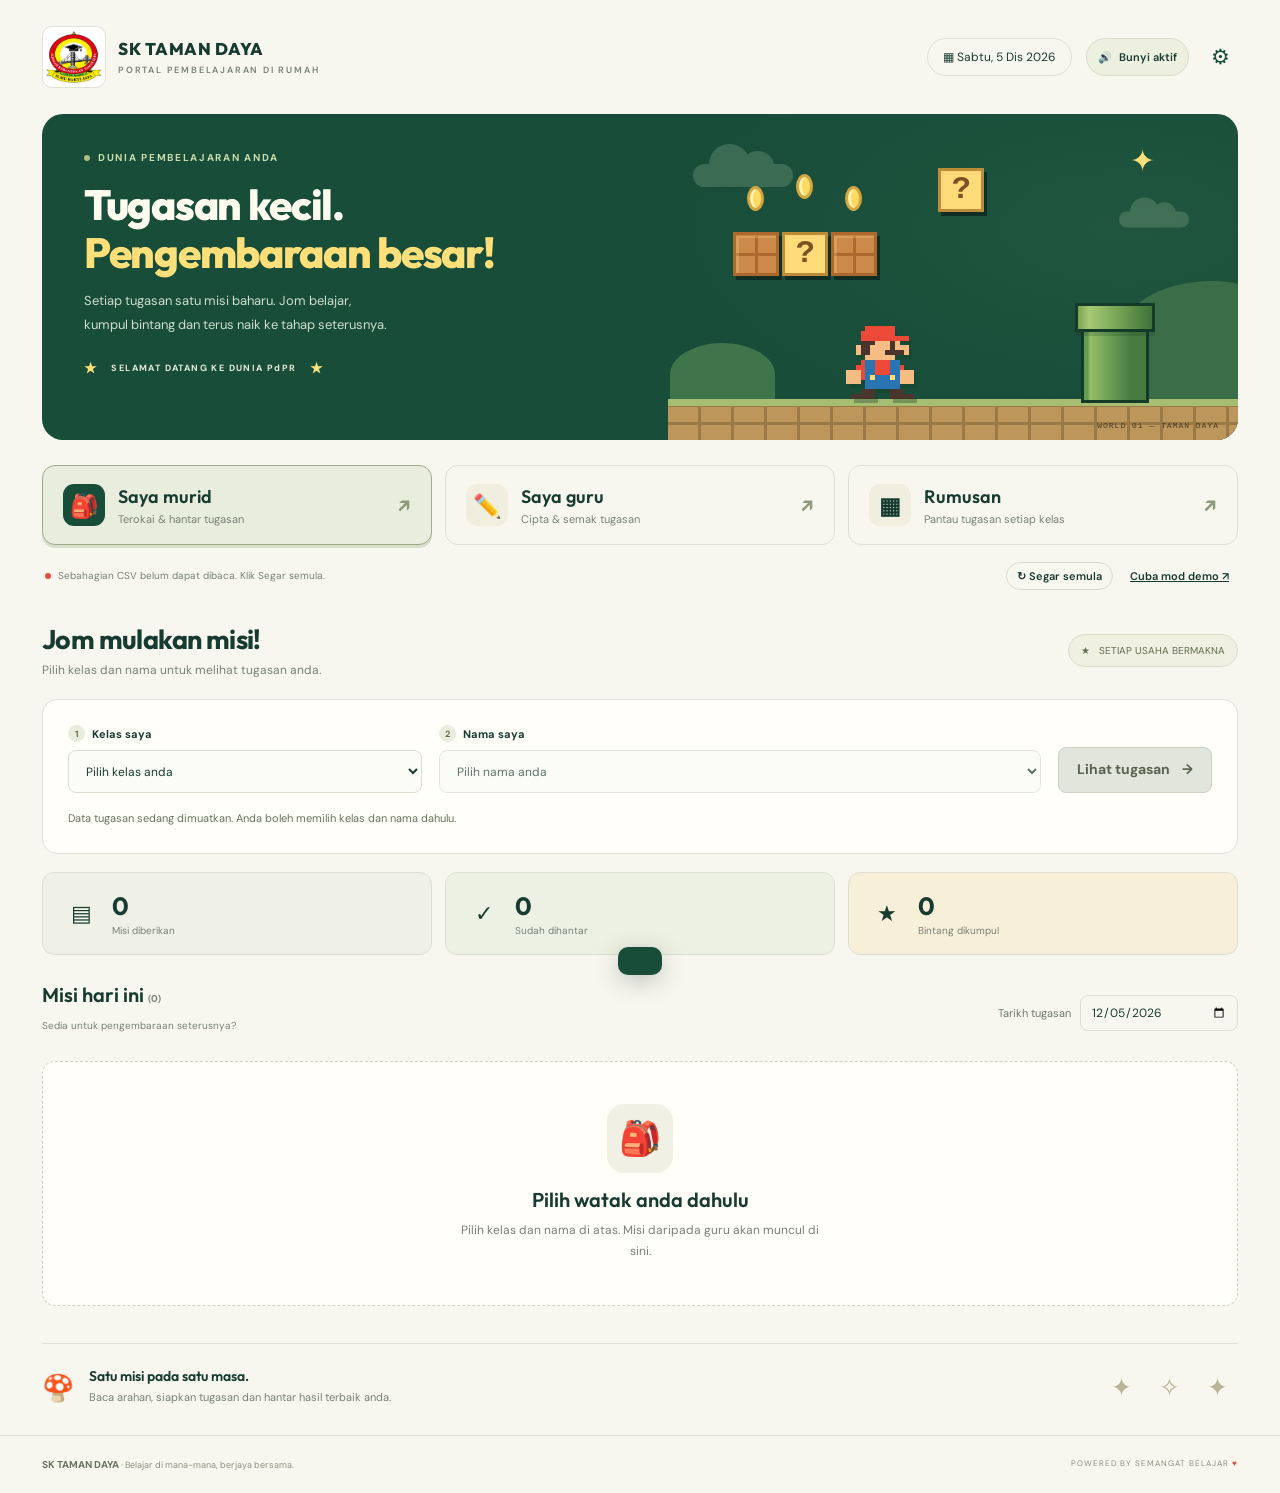
<file: index.html>
<!doctype html>
<html lang="ms">
<head><meta charset="utf-8"><meta name="viewport" content="width=device-width,initial-scale=1"><meta name="theme-color" content="#164938"><meta name="description" content="Sistem pengurusan tugasan PdPR SK Taman Daya. Belajar, lengkapkan misi dan raikan pencapaian."><title>Tugasan PdPR · SK Taman Daya</title><link rel="icon" type="image/jpeg" href="lencana-sk-taman-daya.jpeg"><link rel="stylesheet" href="style.css"></head>
<body>
<header class="header"><a class="brand" href="#" aria-label="Laman utama SK Taman Daya"><span class="brand-icon school-badge"><img src="lencana-sk-taman-daya.jpeg" alt="Lencana Sekolah Kebangsaan Taman Daya" width="60" height="57"></span><span>SK TAMAN DAYA<small>PORTAL PEMBELAJARAN DI RUMAH</small></span></a><div class="head-right"><span class="date-chip" id="today-label"></span><button type="button" class="sound-toggle" id="sound-toggle" aria-label="Senyapkan bunyi" aria-pressed="true" title="Senyapkan bunyi permainan"><span aria-hidden="true">🔊</span><span class="sound-label">Bunyi aktif</span></button><button class="icon-btn" id="settings" aria-label="Tetapan sambungan" title="Tetapan sambungan">⚙</button></div></header>
<main>
<section class="hero"><div class="hero-copy"><span class="eyebrow"><span class="live-dot"></span> DUNIA PEMBELAJARAN ANDA</span><h1>Tugasan kecil.<br><span>Pengembaraan besar!</span></h1><p>Setiap tugasan satu misi baharu. Jom belajar,<br class="desktop"> kumpul bintang dan terus naik ke tahap seterusnya.</p><div class="hero-tag"><span>★</span> SELAMAT DATANG KE DUNIA PdPR <span>★</span></div></div><div class="game-scene" aria-label="Dunia permainan Mario dengan paip, syiling dan blok bata"><span class="cloud c1"></span><span class="cloud c2"></span><span class="pixel-star star-one">✦</span><div class="coin coin1"></div><div class="coin coin2"></div><div class="coin coin3"></div><div class="block brick b1"></div><div class="block question b2">?</div><div class="block brick b3"></div><div class="block question b4">?</div><div class="hill h1"></div><div class="hill h2"></div><div class="pipe"><div></div></div><svg class="mario" viewBox="0 0 16 16" shape-rendering="crispEdges" aria-label="Mario"><path fill="#ed4939" d="M5 1h6v1H4v2h10V3h-3V2H5zM4 8h7v1h2v3h-2v2H5v-2H3V9h1z"/><path fill="#f5bc83" d="M5 4h7v1h2v2h-3v1H5V7H3V5h2zM1 10h3v3H1zM12 10h3v3h-3z"/><path fill="#49352b" d="M4 4h3v1H6v2H4zM10 4h1v2h-1zM9 6h4v1H9zM4 14h3v2H2v-1h2zM10 14h3v1h2v1h-5z"/><path fill="#2875b2" d="M5 8h2v3h3V8h2v6H5z"/><path fill="#ffdf76" d="M6 11h1v1H6zM10 11h1v1h-1z"/></svg><div class="ground"></div><span class="world-label">WORLD 01 — TAMAN DAYA</span></div></section>
<nav class="main-tabs" aria-label="Pilihan pengguna"><button data-role="student" class="active"><span class="tab-icon">🎒</span><span>Saya murid<small>Terokai & hantar tugasan</small></span><span class="tab-arrow">↗</span></button><button data-role="teacher"><span class="tab-icon">✏️</span><span>Saya guru<small>Cipta & semak tugasan</small></span><span class="tab-arrow">↗</span></button><button data-role="summary"><span class="tab-icon">▦</span><span>Rumusan<small>Pantau tugasan setiap kelas</small></span><span class="tab-arrow">↗</span></button></nav>
<div id="connection" class="connection" role="status"><span class="live-dot"></span><span id="connection-text">Membaca CSV Google Sheet…</span><button type="button" id="refresh-data">↻ Segar semula</button><button id="try-demo" hidden>Cuba mod demo ↗</button></div>
<section id="workspace" aria-live="polite"></section>
<section class="help-strip"><span class="help-mushroom">🍄</span><div><b>Satu misi pada satu masa.</b><p>Baca arahan, siapkan tugasan dan hantar hasil terbaik anda.</p></div><span class="help-stars">✦ ✧ ✦</span></section>
</main><footer><span><b>SK TAMAN DAYA</b> · Belajar di mana-mana, berjaya bersama.</span><span>POWERED BY SEMANGAT BELAJAR <span class="red">♥</span></span></footer>
<dialog id="teacher-auth-modal" aria-label="Login semula guru"></dialog><dialog id="modal"><div id="modal-content"></div></dialog><div id="toast" role="status"></div><script src="data.js"></script><script src="app.js"></script>
</body></html>
</file>
<file: style.css>
@import url('https://fonts.googleapis.com/css2?family=DM+Sans:wght@400;500;600;700&family=Outfit:wght@400;500;600;700;800;900&display=swap');
:root{--ink:#173b30;--green:#174d39;--cream:#f8f7ef;--red:#e94d37;--yellow:#ffdf79;--line:#dedfd4;--muted:#778176;--white:#fffef8}*{box-sizing:border-box}body{margin:0;background:var(--cream);color:var(--ink);font:14px 'DM Sans',Arial,sans-serif}button,input,select,textarea{font:inherit}button,a,input,select,textarea{-webkit-tap-highlight-color:transparent}button{cursor:pointer}button:disabled{opacity:.48;cursor:not-allowed}a{color:inherit}button:focus-visible,a:focus-visible{outline:3px solid #e5b448;outline-offset:4px}input:focus,select:focus,textarea:focus{outline:2px solid #8eaf8b;outline-offset:1px}.header{max-width:1280px;padding:26px 42px;display:flex;justify-content:space-between;align-items:center;margin:auto}.brand{text-decoration:none;display:flex;gap:12px;align-items:center;font:800 17px Outfit,sans-serif;letter-spacing:.5px}.brand-icon{font-size:28px;background:#edeedc;width:46px;height:46px;display:grid;place-items:center;border:1px solid #d9ddc9;border-radius:13px}.brand small{display:block;font:600 9px 'DM Sans',sans-serif;letter-spacing:1.8px;margin-top:5px;color:var(--muted)}.head-right{display:flex;gap:14px;align-items:center}.date-chip{font-size:12px;border:1px solid var(--line);border-radius:30px;padding:10px 15px}.icon-btn{background:transparent;border:0;color:var(--green);font-size:21px;padding:8px}main{max-width:1196px;margin:0 auto;padding:0 0 26px}.hero{background:var(--green);min-height:326px;border-radius:21px;display:grid;grid-template-columns:1.1fr 1fr;overflow:hidden;position:relative}.hero-copy{padding:37px 42px;z-index:2;color:#fffcef}.eyebrow{font-size:10px;font-weight:700;letter-spacing:1.7px;color:#caddab;display:flex;gap:8px;align-items:center}.live-dot{width:6px;height:6px;background:#a9be80;display:inline-block;border-radius:100%;flex-shrink:0}h1{font:800 clamp(30px,3.3vw,46px)/1.13 Outfit,sans-serif;letter-spacing:-1.3px;margin:17px 0 13px}h1 span{color:var(--yellow)}.hero-copy p{font-size:13px;line-height:1.8;color:#d1ddcd;margin:0}.hero-tag{display:flex;gap:13px;align-items:center;font-size:9px;letter-spacing:1.4px;font-weight:700;margin-top:23px;color:#e6ecd7}.hero-tag span{color:var(--yellow);font-size:14px}.game-scene{position:relative;overflow:hidden;min-height:326px;background:radial-gradient(ellipse at 80% 35%,#32664b55,transparent 70%)}.cloud{position:absolute;background:#81a583;opacity:.34;width:100px;height:23px;border-radius:20px;top:50px;left:25px;animation:drift 12s ease-in-out infinite alternate}.cloud:before,.cloud:after{content:'';position:absolute;background:inherit;border-radius:100%;width:41px;height:40px;left:16px;top:-20px}.cloud:after{left:49px;width:32px;top:-13px;height:30px}.c2{left:auto;right:34px;top:94px;transform:scale(.7);animation-delay:-6s}.block{width:46px;height:44px;position:absolute;top:118px;border:3px solid #ad682f;box-shadow:inset 3px 3px #f5ca774d,3px 4px #102f24}.brick{background:repeating-linear-gradient(0deg,transparent 0 17px,#ad682f 17px 20px),repeating-linear-gradient(90deg,#cb8a4a 0 19px,#ad682f 19px 22px)}.question{font:bold 32px/38px monospace;color:#805025;text-align:center;background:#ffdc7a;border-color:#bd8c38;animation:bob 3s ease-in-out infinite}.b1{left:65px}.b2{left:114px}.b3{left:163px}.b4{left:270px;top:54px}.coin{position:absolute;width:17px;height:25px;background:#ffda62;border:3px solid #d4a642;border-radius:50%;box-shadow:inset 3px 0 #fff1b1;animation:spin 2.5s linear infinite;z-index:2}.coin1{top:72px;left:79px}.coin2{top:60px;left:128px;animation-delay:.2s}.coin3{top:72px;left:177px;animation-delay:.4s}.pixel-star{color:#ffdf79;position:absolute;font-size:30px;right:83px;top:27px;animation:twinkle 2s infinite}.pipe{position:absolute;bottom:37px;right:89px;width:68px;height:89px;background:linear-gradient(90deg,#659d52 6%,#99bd65 10%,#78a95a 32%,#477b40 75%);border:3px solid #143b2a;z-index:3}.pipe>div{position:absolute;top:-14px;left:-9px;width:80px;height:29px;background:linear-gradient(90deg,#78a552,#a8c875 15%,#6d9e50 60%,#3f7339);border:3px solid #143b2a;box-shadow:0 4px #143b2a33}.hill{position:absolute;bottom:34px;width:190px;height:125px;background:#3b6e48;border-radius:100% 100% 0 0}.h1{right:-68px}.h2{left:2px;width:105px;height:63px;background:#40754c}.ground{position:absolute;bottom:0;left:0;right:0;height:41px;background:repeating-linear-gradient(0deg,transparent 0 15px,#997a47 15px 18px),repeating-linear-gradient(90deg,#bc965b 0 30px,#997a47 30px 33px);border-top:7px solid #a6be72}.mario{position:absolute;width:78px;height:78px;bottom:41px;left:173px;z-index:4;filter:drop-shadow(3px 4px 0 #123c2b55);animation:jump 5s infinite}.world-label{position:absolute;right:19px;bottom:10px;font:8px monospace;color:#453b29;letter-spacing:1px;z-index:4}.main-tabs{display:grid;grid-template-columns:repeat(3,1fr);margin:25px 0 0;gap:13px}.main-tabs button{display:flex;text-align:left;align-items:center;gap:13px;background:transparent;border:1px solid var(--line);border-radius:13px;padding:18px 20px;color:var(--ink);font:600 18px Outfit,sans-serif;transition:.2s}.main-tabs button small{font:11px 'DM Sans',sans-serif;color:var(--muted);display:block;margin-top:4px}.main-tabs button.active{background:#e9eddd;border-color:#9daa8b;box-shadow:0 3px 0 #d7decb}.tab-icon{width:42px;height:42px;background:#f0efdf;border-radius:11px;display:grid;place-items:center;font-size:23px}.active .tab-icon{background:var(--green);color:#ffe085}.tab-arrow{margin-left:auto;color:#8e9a7a;font-size:21px}.connection{display:flex;align-items:center;gap:7px;font-size:10px;color:var(--muted);padding:17px 3px 12px;min-height:45px}.connection button{border:0;background:none;text-decoration:underline;font-weight:600;color:var(--ink);margin-left:auto;font-size:11px}.connection.demo .live-dot{background:#d6a249}.connection.error .live-dot{background:var(--red)}.connection.demo{color:#916b28}.section-heading{display:flex;align-items:center;justify-content:space-between;margin:20px 0 21px;gap:10px}.section-heading h2{font:700 27px Outfit,sans-serif;letter-spacing:-.6px;margin:0}.section-heading p{margin:6px 0 0;font-size:12px;color:var(--muted)}.level-badge{border:1px solid #dbdfc9;border-radius:25px;padding:9px 12px;white-space:nowrap;font-size:10px;background:#eff0e1;color:#626d4e}.panel{background:var(--white);border:1px solid var(--line);border-radius:15px;padding:25px}.identity{display:grid;grid-template-columns:1fr 1.7fr auto;gap:17px;align-items:end}.field{display:flex;flex-direction:column;gap:8px}.field label{font-size:11px;font-weight:700;display:flex;gap:7px;align-items:center}.step{background:#e8eddd;font-size:9px;width:17px;height:17px;display:inline-grid;place-items:center;border-radius:50%;color:#647547}input,select,textarea{width:100%;color:var(--ink);background:#fcfcf7;border:1px solid #dbded1;padding:12px 13px;border-radius:8px;min-width:0;font-size:12px}textarea{min-height:100px;resize:vertical}select{height:43px}input[type=date]{height:43px}input[type=file]{padding:12px}.btn{border:1px solid var(--green);border-radius:8px;background:var(--green);color:#fffef3;padding:12px 18px;font-size:12px;font-weight:600;min-height:43px;display:inline-flex;align-items:center;justify-content:center;gap:12px;text-decoration:none}.btn.red{background:#c83e2b;color:#fff;border-color:#a92e20;box-shadow:0 3px 0 #8e2c20;font-size:14px;font-weight:700;line-height:1.4}.btn.light{background:#f3f2e8;color:var(--ink);border-color:#dce0d2}.btn.danger{color:#bb392a;background:#fff0eb;border-color:#efc6bb}.btn.small{font-size:11px;padding:7px 12px;min-height:34px}.btn.full{width:100%}.btn:hover{filter:brightness(1.06)}.student-overview{display:grid;grid-template-columns:repeat(3,1fr);gap:13px;margin:18px 0 27px}.stat{border:1px solid var(--line);border-radius:12px;padding:17px 20px;display:flex;align-items:center;gap:13px;background:#f0f1e6}.stat:nth-child(2){background:#edf1e3}.stat:nth-child(3){background:#f8efd8}.stat-icon{font-size:22px;width:36px;text-align:center}.stat strong{font:700 25px Outfit,sans-serif}.stat small{display:block;font-size:10px;margin-top:2px;color:var(--muted)}.task-heading{display:flex;align-items:center;justify-content:space-between;margin:26px 0 17px;gap:15px}.task-heading h3{font:600 20px Outfit,sans-serif;margin:0}.date-filter{display:flex;align-items:center;gap:9px;font-size:11px;color:#6d7868}.date-filter input{width:158px;background:transparent;padding:8px 10px;height:36px}.task-grid{display:grid;grid-template-columns:repeat(3,minmax(0,1fr));gap:16px}.task-card{background:var(--white);border:1px solid var(--line);border-radius:13px;overflow:hidden;display:flex;flex-direction:column;transition:transform .2s}.task-card:hover{transform:translateY(-3px)}.task-top{height:66px;background:#e9eedc;display:flex;align-items:center;justify-content:space-between;padding:15px 19px;position:relative}.task-card:nth-child(3n+2) .task-top{background:#f8e9d9}.task-card:nth-child(3n+3) .task-top{background:#e8eced}.subject{font-size:10px;font-weight:700;letter-spacing:.4px;text-transform:uppercase}.subject-icon{font-size:28px}.task-body{padding:19px;flex:1;display:flex;flex-direction:column;align-items:flex-start}.task-body h4{font:600 18px/1.3 Outfit,sans-serif;margin:0 0 9px}.task-body p{font-size:12px;line-height:1.7;margin:0 0 16px;color:#74806e;white-space:pre-wrap;overflow-wrap:anywhere}.task-meta{font-size:10px;color:#7e8776;margin-top:auto;line-height:1.7}.task-footer{border-top:1px solid #eceee2;padding:13px 19px;display:flex;justify-content:space-between;align-items:center;gap:8px}.status{font-size:9px;padding:6px 9px;border-radius:20px;background:#f6efdc;color:#947335;display:inline-block;white-space:nowrap}.status.done{background:#e7efdd;color:#58763f}.status.review{background:#e5edf1;color:#487184}.empty{padding:42px 20px;text-align:center;background:var(--white);border:1px dashed #cbd4bd;border-radius:13px;grid-column:1/-1}.empty>span{display:inline-block;font-size:34px;background:#f0f1e4;border-radius:17px;padding:12px;margin-bottom:10px}.empty h3{font:600 20px Outfit,sans-serif;margin:4px 0 8px}.empty p{color:var(--muted);font-size:12px;max-width:380px;margin:0 auto;line-height:1.8}.help-strip{border-top:1px solid var(--line);margin-top:37px;padding-top:23px;display:flex;align-items:center;gap:15px}.help-mushroom{font-size:26px}.help-strip b{font:600 14px Outfit,sans-serif}.help-strip p{font-size:11px;margin:5px 0;color:var(--muted)}.help-stars{margin-left:auto;color:#b9b596;font-size:25px;letter-spacing:10px}footer{border-top:1px solid var(--line);padding:22px 42px;max-width:1280px;margin:auto;display:flex;justify-content:space-between;gap:12px;color:#8a907f;font-size:9px}footer b{font-size:10px;color:#67735d}footer>span:last-child{font-size:8px;letter-spacing:1px}.red:not(.btn){color:var(--red)}.login-layout{display:grid;grid-template-columns:1fr 1fr;gap:24px;align-items:stretch}.login-info{border-radius:15px;padding:36px;background:#e9eddd}.login-info h3{font:700 27px Outfit,sans-serif;margin:15px 0}.login-info p{color:#74806b;line-height:1.8;max-width:360px}.login-form{display:flex;flex-direction:column;justify-content:center;gap:20px;padding:36px}.teacher-tabs{display:flex;gap:7px;border-bottom:1px solid var(--line);padding-bottom:12px;margin-bottom:24px;overflow-x:auto}.teacher-tabs button{border:0;background:transparent;white-space:nowrap;padding:10px 13px;color:#7d8671;border-radius:7px;font-size:11px}.teacher-tabs .active{background:var(--green);color:white}.form-grid{display:grid;grid-template-columns:1fr 1fr;gap:19px}.span2{grid-column:span 2}.form-actions{display:flex;justify-content:space-between;gap:12px;align-items:center;border-top:1px solid var(--line);padding-top:20px;margin-top:25px;font-size:11px;color:var(--muted)}.filter-row{display:grid;grid-template-columns:1fr 1fr 1fr auto;gap:12px;align-items:end;margin-bottom:20px}.filter-row .btn{height:43px}.table-wrap{overflow:auto;border:1px solid var(--line);border-radius:12px;background:var(--white)}table{width:100%;border-collapse:collapse;white-space:nowrap;text-align:left;font-size:11px}th{background:#eaf0e0;color:#647452;font-size:10px;font-weight:600;padding:15px 16px}td{border-top:1px solid #e8eadf;padding:15px 16px}td.title-cell{max-width:280px;white-space:normal;min-width:180px;line-height:1.7}td small{display:block;color:var(--muted);font-size:10px}.table-note{font-size:10px;color:var(--muted);line-height:1.8;margin-top:12px}.summary-top{display:flex;gap:14px;margin:16px 0 20px}.summary-top .stat{flex:1}.legend{display:flex;align-items:center;gap:16px;font-size:10px;color:var(--muted);margin:16px 0}.legend b{color:var(--green)}.cell-yes{color:#38714c;background:#edf3e7}.cell-no{color:#a7ad9f}.notice{background:#f7f0d9;border:1px solid #e9dbae;border-radius:9px;padding:12px 15px;font-size:11px;line-height:1.8;color:#8a6d2e;margin:0 0 16px}.sub-message{font-size:12px;line-height:1.8;color:#6b7963;white-space:pre-wrap;overflow-wrap:anywhere}.feedback{background:#f4f2e1;border-radius:9px;padding:13px;margin-top:14px;font-size:12px;line-height:1.8;align-self:stretch}.feedback .stars{color:#bc8c26;font-size:18px}.feedback p{margin:4px 0 0;color:#65735c}.photo-grid{display:grid;grid-template-columns:repeat(4,1fr);gap:8px;margin:14px 0}.photo-grid img{width:100%;height:95px;object-fit:cover;border-radius:6px;border:1px solid var(--line)}dialog{border:1px solid #d0d8c5;border-radius:17px;padding:28px;background:var(--white);color:var(--ink);width:min(600px,calc(100% - 28px));max-height:90vh;box-shadow:0 20px 100px #0c281b50}dialog::backdrop{background:#10291c88;backdrop-filter:blur(4px)}.modal-head{display:flex;justify-content:space-between;align-items:start;gap:15px;margin-bottom:20px}.modal-head h2{font:700 24px Outfit,sans-serif;margin:0 0 6px}.modal-head p{font-size:12px;color:var(--muted);margin:0;line-height:1.6}.close{border:0;background:#eeefe3;width:30px;height:30px;border-radius:50%;font-size:20px;color:var(--ink);flex-shrink:0}.modal-form{display:flex;flex-direction:column;gap:17px}.inline-error{font-size:11px;color:#ba3929;line-height:1.7;min-height:0}.error-box{padding:20px;background:#fff0e8;border:1px solid #ecc8b7;border-radius:12px;line-height:1.8;font-size:12px}.review-stars{display:flex;gap:8px}.review-stars button{font-size:29px;background:none;border:0;color:#c5c9b7;padding:0}.review-stars button.selected{color:#e2b348}.small-text{font-size:10px;color:var(--muted);line-height:1.7}.toggle-row{display:flex;gap:10px;flex-wrap:wrap}#toast{position:fixed;bottom:25px;left:50%;transform:translateX(-50%) translateY(100px);background:var(--green);color:#fff;padding:14px 22px;border-radius:10px;font-size:12px;z-index:100;box-shadow:0 6px 25px #162b2440;max-width:90vw;transition:transform .25s}#toast.show{transform:translateX(-50%) translateY(0)}.loading{opacity:.6;pointer-events:none}.check-list{display:flex;gap:10px;flex-wrap:wrap}.check-list label{display:flex;align-items:center;gap:5px;border:1px solid var(--line);padding:8px;border-radius:6px;font-size:11px}.check-list input{width:auto}.section-heading .btn{font-size:10px}.top-hint{color:var(--muted);font-size:10px}.linkified a{color:#326f60;text-decoration:underline}.photo-label{display:flex;justify-content:space-between;font-size:10px;color:var(--muted)}
@keyframes bob{50%{transform:translateY(-5px)}}@keyframes drift{to{translate:25px 0}}@keyframes spin{50%{transform:rotateY(180deg)}}@keyframes jump{0%,70%,100%{transform:translateY(0)}80%{transform:translateY(-54px)}90%{transform:translateY(0)}}@keyframes twinkle{50%{opacity:.45;transform:scale(.85)}}
@media(min-width:1400px){main{max-width:1196px}.header,footer{max-width:1280px}}@media(max-width:1260px){main{margin:0 35px}.header{padding:24px 35px}.hero-copy{padding:34px}.b4{left:250px}.pipe{right:58px}}@media(max-width:900px){.hero{grid-template-columns:1.2fr 1fr}.hero-copy{padding:30px}.hero-copy p{font-size:12px}.game-scene{min-height:320px}.b1{left:5px}.b2{left:54px}.b3{left:103px}.b4{left:205px}.coin1{left:19px}.coin2{left:68px}.coin3{left:117px}.mario{left:95px}.pipe{right:35px}.main-tabs button{padding:15px 13px;font-size:16px;gap:9px}.main-tabs button small{font-size:9px}.tab-arrow{display:none}.task-grid{grid-template-columns:repeat(2,minmax(0,1fr))}.identity{grid-template-columns:1fr 1.5fr}.identity .btn{grid-column:span 2}.filter-row{grid-template-columns:1fr 1fr}.login-layout{grid-template-columns:1fr 1.2fr}.login-info,.login-form{padding:25px}}
@media(max-width:600px){main{margin:0 17px}.header{padding:20px 18px}.brand{font-size:13px;gap:9px}.brand small{font-size:7px;letter-spacing:1px}.brand-icon{width:37px;height:37px;font-size:23px}.date-chip{display:none}.hero{grid-template-columns:1fr;min-height:460px;border-radius:16px}.hero-copy{padding:27px 25px 0}h1{font-size:37px;margin-top:15px}.hero-copy p{font-size:12px}.hero-tag{margin-top:14px;font-size:8px}.game-scene{min-height:190px;margin-top:-8px}.block{top:50px;width:35px;height:35px}.b1{left:40px}.b2{left:78px;line-height:29px;font-size:26px}.b3{left:116px}.b4{left:auto;right:68px;top:10px;line-height:29px;font-size:26px}.coin1{top:11px;left:49px}.coin2{top:0;left:87px}.coin3{top:11px;left:125px}.cloud{top:20px;left:165px;transform:scale(.7)}.c2{display:none}.star-one{top:43px;right:24px;font-size:24px}.mario{width:60px;height:60px;left:155px}.pipe{right:50px;height:62px;width:55px}.pipe>div{width:67px}.h1{height:90px}.h2{left:16px}.main-tabs{gap:7px;margin-top:16px}.main-tabs button{padding:12px 5px;flex-direction:column;gap:7px;text-align:center;font-size:13px;border-radius:10px}.main-tabs button small{display:none}.tab-icon{width:34px;height:34px;font-size:19px}.connection{font-size:9px;flex-wrap:wrap;padding-top:15px}.connection button{font-size:10px}.section-heading{margin:19px 0 16px}.section-heading h2{font-size:24px}.section-heading p{font-size:11px;line-height:1.6}.level-badge{font-size:8px;padding:8px}.panel{padding:18px}.identity{grid-template-columns:1fr}.identity .btn{grid-column:auto}.student-overview{gap:7px;margin:14px 0 24px}.stat{padding:13px 8px;gap:4px;justify-content:center}.stat-icon{font-size:18px;width:25px}.stat strong{font-size:22px}.stat small{font-size:8px}.task-heading{align-items:start}.task-heading h3{font-size:19px}.date-filter{flex-direction:column;gap:4px;align-items:end;font-size:9px}.date-filter input{width:142px;font-size:10px;height:31px}.task-grid{grid-template-columns:1fr}.task-top{height:58px}.help-strip{margin-top:26px;padding-top:20px}.help-strip p{font-size:10px;line-height:1.6}.help-stars{display:none}footer{padding:20px 18px;flex-direction:column;gap:9px;font-size:8px}.login-layout{grid-template-columns:1fr;gap:13px}.login-info{padding:23px}.login-info h3{font-size:23px;margin:9px 0}.login-info p{font-size:12px;margin-bottom:0}.login-form{padding:23px}.form-grid{grid-template-columns:1fr}.span2{grid-column:auto}.filter-row{gap:9px}.filter-row .field label{font-size:10px}.summary-top{gap:7px}.form-actions{align-items:start}.legend{font-size:9px;gap:9px;flex-wrap:wrap}dialog{padding:21px}.photo-grid{grid-template-columns:repeat(2,1fr)}.photo-grid img{height:120px}.section-heading .btn{padding:8px 10px;min-height:32px;font-size:9px}.summary-top .stat{padding:14px 8px}.summary-top .stat-icon{display:none}}
@media(prefers-reduced-motion:reduce){*{animation:none!important;transition:none!important;scroll-behavior:auto!important}}

.sound-toggle{display:inline-flex;align-items:center;justify-content:center;gap:7px;min-width:38px;min-height:38px;padding:8px 11px;background:#edf0df;color:var(--ink);border:1px solid #d8ddc8;border-radius:24px;font-size:11px;font-weight:600;white-space:nowrap}.sound-toggle[aria-pressed="false"]{background:transparent;color:var(--muted)}.sound-toggle:hover{background:#e3e9d2}@media(max-width:900px){.sound-label{display:none}.sound-toggle{padding:8px}.head-right{gap:8px}}

.brand-icon.school-badge{width:64px;height:62px;flex-shrink:0;background:#fff;border-color:#e0e2d6;border-radius:10px;padding:3px}.school-badge img{display:block;width:100%;height:100%;object-fit:contain}@media(max-width:600px){.brand-icon.school-badge{width:49px;height:48px;padding:2px;border-radius:8px}}

.connection{flex-wrap:wrap}.connection #refresh-data{margin-left:auto;text-decoration:none;border:1px solid #d5dcc7;border-radius:18px;padding:6px 10px;white-space:nowrap}.connection #try-demo{margin-left:4px}.connection #connection-text{line-height:1.6}.connection #refresh-data:disabled{opacity:.6;cursor:default}

/* Keep primary action labels readable in every state. */
.btn.red span{color:inherit}.btn.red:not(:disabled):hover{background:#af3223;filter:none}.btn.red:not(:disabled):active{transform:translateY(2px);box-shadow:0 1px 0 #8e2c20}.btn.red:disabled{background:#e2e5dc;color:#59634f;border-color:#cbd2c0;box-shadow:none;opacity:1;filter:none;cursor:not-allowed}.identity .selection-hint{grid-column:1/-1;margin:0;color:#65735c;font-size:11px;line-height:1.6}

/* Fast teacher assessment: twelve metadata cards per page; photos are opt-in. */
.quick-review-heading{display:flex;align-items:center;justify-content:space-between;gap:18px;margin:25px 0 18px}.quick-review-heading h3{font:700 23px Outfit,sans-serif;margin:0 0 6px}.quick-review-heading p{font-size:11px;color:var(--muted);margin:0;line-height:1.7}.quick-review-toolbar{display:grid;grid-template-columns:1fr 220px 1fr;gap:15px;align-items:end;margin-bottom:18px}.quick-review-toolbar label{display:flex;flex-direction:column;gap:7px}.quick-label{display:block;font-size:11px;font-weight:700;margin-bottom:7px}.quick-review-toolbar .quick-label{margin:0}.quick-review-count{text-align:right;line-height:1.8;font-size:11px}.quick-review-count strong{font:700 23px Outfit,sans-serif}.quick-review-count span{color:var(--muted)}.quick-review-count small{display:block;color:#a37429;min-height:18px}.quick-review-list{display:flex;flex-direction:column;gap:14px}.quick-review-card{display:grid;grid-template-columns:minmax(0,1fr) minmax(330px,1fr);border:1px solid var(--line);border-radius:14px;background:var(--white);overflow:hidden}.quick-record-info{padding:20px;display:flex;flex-direction:column;gap:10px}.quick-record-top{display:flex;gap:10px;align-items:start}.quick-avatar{background:#e6edda;color:var(--green);border-radius:10px;min-width:35px;height:35px;display:grid;place-items:center;font:700 19px Outfit,sans-serif}.quick-record-top h4{font:600 14px/1.5 Outfit,sans-serif;margin:0;overflow-wrap:anywhere}.quick-record-top p{font-size:10px;color:var(--muted);margin:4px 0 0}.quick-record-top>.status{margin-left:auto;font-size:9px}.quick-task-title{font-size:12px;font-weight:600;line-height:1.6}.quick-student-note{font-size:11px;color:#65735b;line-height:1.7}.quick-student-note summary{cursor:pointer}.quick-student-note p{white-space:pre-wrap;overflow-wrap:anywhere;max-height:130px;overflow:auto}.preview-work{align-self:flex-start;margin-top:3px}.quick-assessment{padding:18px 20px;background:#f5f6ed;border-left:1px solid var(--line)}.quick-grade-form fieldset{border:0;margin:0;padding:0;min-width:0}.quick-grade-form fieldset:disabled{opacity:.7}.quick-score-row{display:flex;justify-content:space-between;gap:20px;align-items:start;margin-bottom:12px}.quick-stars-field{min-width:0}.quick-grade-form .review-stars{gap:7px;align-items:center}.quick-grade-form .review-stars button{font-size:26px;line-height:1.2;padding:2px 0}.quick-grade-form .review-stars .clear-stars{font-size:17px;color:#6f7e63;margin-left:4px;padding:3px}.quick-mark-field{display:block;width:120px;flex-shrink:0}.quick-mark-field input{background:#fffef8;padding:9px 10px}.quick-message-field{display:block}.quick-message-field textarea{min-height:57px;font-size:12px;padding:10px 11px;background:#fffef8}.quick-grade-actions{display:flex;align-items:center;justify-content:space-between;gap:10px;margin-top:10px;flex-wrap:wrap}.quick-grade-actions .btn{white-space:nowrap}.quick-grade-error{line-height:1.8}.quick-pagination{display:flex;justify-content:space-between;align-items:center;gap:16px;margin:22px 0;font-size:10px;color:var(--muted)}.quick-pagination>div{display:flex;align-items:center;gap:12px}.quick-pagination b{white-space:nowrap;font-size:11px;color:var(--ink)}.review-preview-dialog{width:min(1050px,calc(100% - 32px))}.review-preview-layout{display:grid;grid-template-columns:minmax(0,1.25fr) minmax(290px,1fr);gap:25px;align-items:start}.preview-task-info{display:flex;flex-direction:column;gap:5px;margin-bottom:12px;font-size:13px;line-height:1.6}.preview-task-info span{font-size:11px;color:var(--muted)}.preview-images{background:#eef0e5;border:1px solid var(--line);border-radius:10px;overflow:hidden}.preview-placeholder{min-height:200px;padding:28px 20px;display:flex;flex-direction:column;align-items:center;justify-content:center;gap:12px;text-align:center;font-size:12px;line-height:1.8;color:#6f7c64}.large-work-preview{margin:0;padding:12px}.large-work-preview>img{display:block;width:100%;height:350px;object-fit:contain;background:#fff;user-select:none}.large-work-preview figcaption{font-size:10px;color:var(--muted);padding:10px 3px 0;overflow-wrap:anywhere}.preview-thumbnails{display:flex;gap:8px;padding:0 12px 12px}.preview-thumbnails button{background:#fff;border:2px solid transparent;border-radius:7px;padding:3px}.preview-thumbnails button.active{border-color:var(--green)}.preview-thumbnails img{width:61px;height:57px;object-fit:contain;display:block}.preview-student-message{padding:14px 0 0;font-size:11px;line-height:1.8}.preview-student-message p{margin:5px 0;white-space:pre-wrap;overflow-wrap:anywhere;color:#6a785e}#preview-assessment{background:#f0f3e7;padding:20px;border:1px solid var(--line);border-radius:12px;position:sticky;top:0}#preview-assessment .quick-grade-actions{flex-direction:column;align-items:stretch}#preview-assessment textarea{min-height:110px}#preview-assessment .quick-grade-actions .btn{width:100%}
@media(max-width:900px){.quick-review-toolbar{grid-template-columns:1fr 1fr}.quick-review-count{grid-column:1/-1;text-align:left}.quick-review-card{grid-template-columns:1fr}.quick-assessment{border-left:0;border-top:1px solid var(--line)}.review-preview-layout{grid-template-columns:1fr}.large-work-preview>img{height:330px}#preview-assessment{position:static}.quick-record-info{padding:18px}.quick-review-count small{display:inline-block;margin-left:12px}.quick-pagination{flex-direction:column;align-items:flex-start}}@media(max-width:600px){.quick-review-heading{align-items:start}.quick-review-heading h3{font-size:21px}.quick-review-heading p{font-size:10px}.quick-review-heading .btn{font-size:10px;padding:10px 12px;white-space:nowrap}.quick-review-toolbar{gap:10px}.quick-review-count{font-size:10px}.quick-record-top{flex-wrap:wrap}.quick-record-top>.status{margin-left:45px}.quick-score-row{gap:12px}.quick-mark-field{width:105px}.quick-grade-form .review-stars{gap:6px}.quick-grade-form .review-stars button{font-size:25px}.quick-assessment{padding:16px}.quick-review-count small{display:block;margin:0}.quick-pagination>div{gap:9px}.quick-pagination .btn{font-size:10px}.large-work-preview>img{height:280px}.review-preview-dialog{padding:20px}.preview-thumbnails img{width:49px;height:48px}}

.preview-image-tools{display:flex;justify-content:flex-end;padding:10px 12px 0}.preview-images.zoomed .large-work-preview{max-height:65vh;overflow:auto}.preview-images.zoomed .large-work-preview>img{width:auto;min-width:100%;max-width:none;height:auto}.preview-images.zoomed .large-work-preview figcaption{position:sticky;left:0}

@media(max-width:600px){.quick-score-row{flex-wrap:wrap}}

.drive-photo-links{display:flex;flex-wrap:wrap;gap:8px;padding:15px 0 0}.drive-photo-links>b,.drive-photo-links>p{flex-basis:100%;margin:0;font-size:11px;line-height:1.7}.drive-photo-links>p{color:var(--muted)}.drive-photo-links.compact{padding:0}.work-drive-link{text-decoration:none;display:inline-flex;align-items:center;justify-content:center;max-width:100%;white-space:normal;overflow-wrap:anywhere}.preview-load-status{padding:12px 15px;line-height:1.8;color:#7c5328}.preview-thumbnails button{position:relative}.preview-thumbnails button>span{font-size:10px;display:block;text-align:center}.preview-images img[hidden]{display:none!important}.preview-load-status[hidden]{display:none}#preview-image-error p{font-size:11px;line-height:1.7}

#preview-links .drive-photo-links{padding:0 0 14px;align-items:center}#preview-links .drive-photo-links>b{flex-basis:auto;margin-right:auto}#preview-links .drive-photo-links>p{order:3;font-size:10px}#preview-links .work-drive-link{background:#e1ebd3;border-color:#bdcfaa;color:#194d38;font-weight:700}.review-preview-dialog .large-work-preview>img{height:clamp(220px,42vh,350px)}.review-preview-dialog .preview-images.zoomed .large-work-preview>img{height:auto}
</file>
